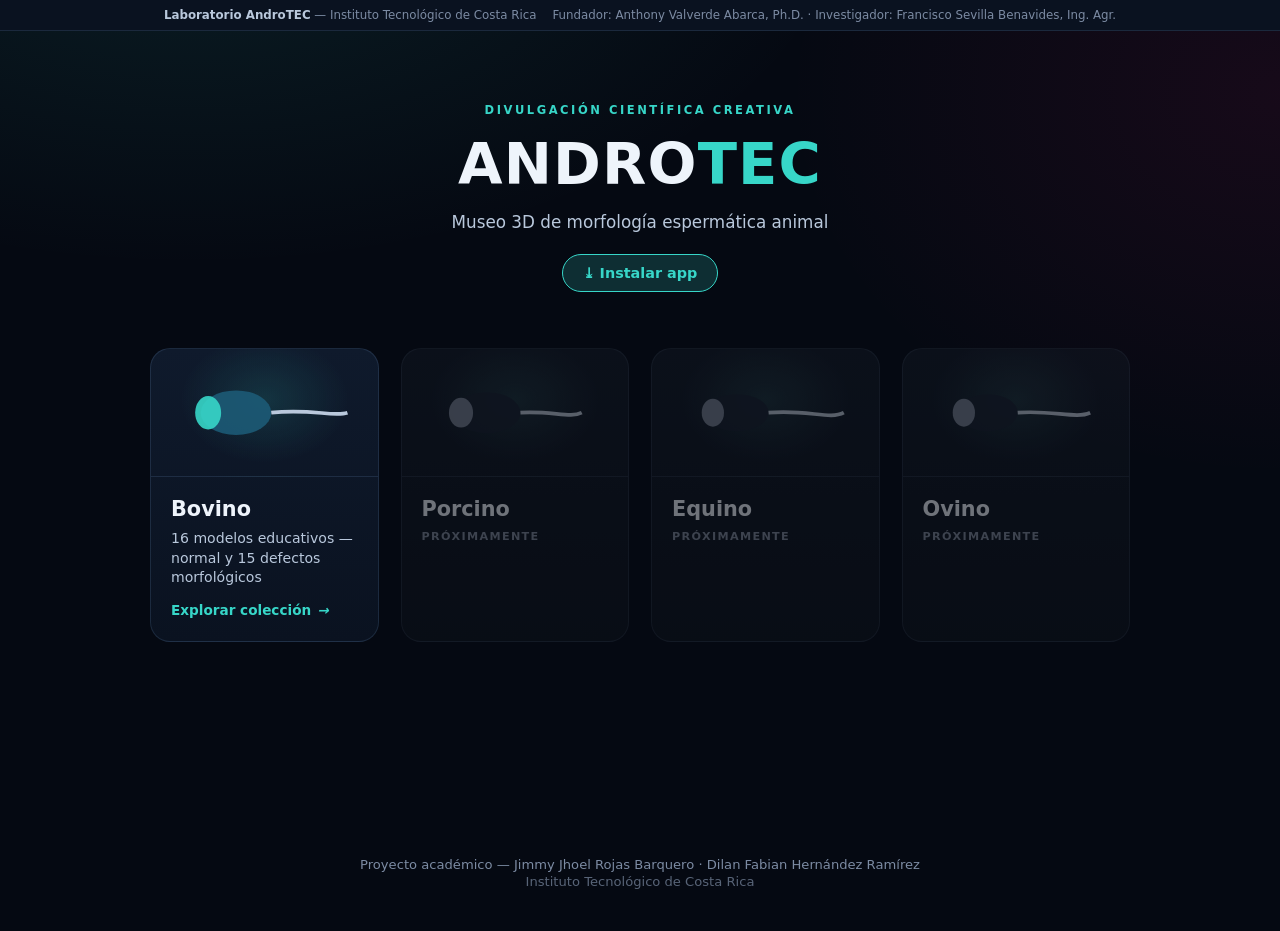
<file: index.html>
<!DOCTYPE html>
<html lang="es">
<head>
<meta charset="utf-8" />
<meta name="viewport" content="width=device-width, initial-scale=1" />
<title>AndroTec — Museo 3D de morfología espermática</title>
<meta name="description" content="Museo 3D interactivo de morfología espermática animal. Elige una especie para explorar modelos educativos en 3D." />
<link rel="icon" href="data:image/svg+xml,<svg xmlns=%22http://www.w3.org/2000/svg%22 viewBox=%220 0 100 100%22><circle cx=%2250%22 cy=%2250%22 r=%2245%22 fill=%22%23103b52%22/><circle cx=%2250%22 cy=%2250%22 r=%2222%22 fill=%22%2337d6c8%22/></svg>" />
<link rel="manifest" href="manifest.webmanifest" />
<meta name="theme-color" content="#103b52" />
<link rel="apple-touch-icon" href="icons/apple-touch-icon.png" />
<meta name="apple-mobile-web-app-capable" content="yes" />
<meta name="mobile-web-app-capable" content="yes" />
<meta name="apple-mobile-web-app-status-bar-style" content="black-translucent" />
<meta name="apple-mobile-web-app-title" content="AndroTec 3D" />
<link rel="stylesheet" href="assets/style.css" />
</head>
<body class="landing-body">

<div class="lab-credit">
  <span><strong>Laboratorio AndroTEC</strong> — Instituto Tecnológico de Costa Rica</span>
  <span class="lab-credit-names">Fundador: Anthony Valverde Abarca, Ph.D. · Investigador: Francisco Sevilla Benavides, Ing. Agr.</span>
</div>

<div class="landing-shell">
  <header class="landing-header">
    <p class="eyebrow">Divulgación científica creativa</p>
    <h1>ANDRO<span>TEC</span></h1>
    <p class="landing-sub">Museo 3D de morfología espermática animal</p>
    <button type="button" class="pwa-install" data-pwa-install hidden>⤓ Instalar app</button>
  </header>

  <main class="species-grid" aria-label="Selección de especie">
    <a class="species-card active" href="bovino.html">
      <div class="species-card-media" data-species="bovino">
        <svg viewBox="0 0 200 120" aria-hidden="true">
          <ellipse cx="70" cy="60" rx="38" ry="24" />
          <ellipse cx="40" cy="60" rx="14" ry="18" />
          <path d="M108 60 C 150 55, 175 65, 190 60" fill="none" stroke-width="4" />
        </svg>
      </div>
      <div class="species-card-body">
        <h2>Bovino</h2>
        <p>16 modelos educativos — normal y 15 defectos morfológicos</p>
        <span class="species-cta">Explorar colección <i aria-hidden="true">→</i></span>
      </div>
    </a>

    <div class="species-card disabled" aria-disabled="true">
      <div class="species-card-media" data-species="porcino">
        <svg viewBox="0 0 200 120" aria-hidden="true">
          <ellipse cx="70" cy="60" rx="36" ry="22" />
          <ellipse cx="42" cy="60" rx="13" ry="16" />
          <path d="M106 60 C 140 58, 160 66, 172 60" fill="none" stroke-width="4" />
        </svg>
      </div>
      <div class="species-card-body">
        <h2>Porcino</h2>
        <p class="soon">Próximamente</p>
      </div>
    </div>

    <div class="species-card disabled" aria-disabled="true">
      <div class="species-card-media" data-species="equino">
        <svg viewBox="0 0 200 120" aria-hidden="true">
          <ellipse cx="70" cy="60" rx="34" ry="20" />
          <ellipse cx="44" cy="60" rx="12" ry="15" />
          <path d="M104 60 C 145 56, 170 68, 185 60" fill="none" stroke-width="4" />
        </svg>
      </div>
      <div class="species-card-body">
        <h2>Equino</h2>
        <p class="soon">Próximamente</p>
      </div>
    </div>

    <div class="species-card disabled" aria-disabled="true">
      <div class="species-card-media" data-species="ovino">
        <svg viewBox="0 0 200 120" aria-hidden="true">
          <ellipse cx="70" cy="60" rx="32" ry="20" />
          <ellipse cx="44" cy="60" rx="12" ry="15" />
          <path d="M102 60 C 140 57, 165 67, 180 60" fill="none" stroke-width="4" />
        </svg>
      </div>
      <div class="species-card-body">
        <h2>Ovino</h2>
        <p class="soon">Próximamente</p>
      </div>
    </div>
  </main>

  <footer class="landing-footer">
    <p>Proyecto académico — Jimmy Jhoel Rojas Barquero · Dilan Fabian Hernández Ramírez</p>
    <p class="landing-footer-sub">Instituto Tecnológico de Costa Rica</p>
  </footer>
</div>

<script src="assets/pwa.js" defer></script>
</body>
</html>
</file>
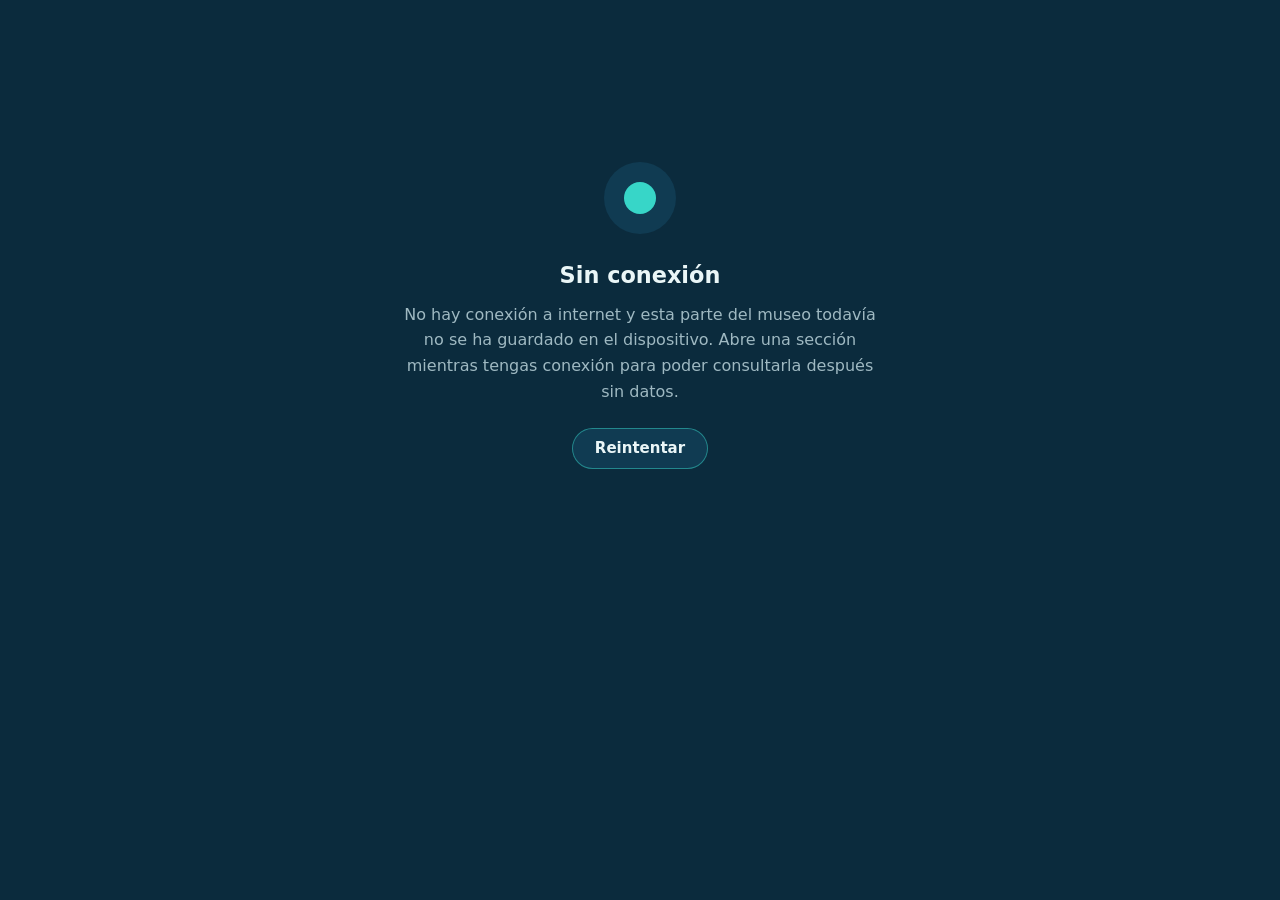
<file: offline.html>
<!DOCTYPE html>
<html lang="es">
<head>
<meta charset="utf-8" />
<meta name="viewport" content="width=device-width, initial-scale=1" />
<meta name="theme-color" content="#103b52" />
<title>Sin conexión — AndroTec Museo 3D</title>
<link rel="icon" href="data:image/svg+xml,<svg xmlns=%22http://www.w3.org/2000/svg%22 viewBox=%220 0 100 100%22><circle cx=%2250%22 cy=%2250%22 r=%2245%22 fill=%22%23103b52%22/><circle cx=%2250%22 cy=%2250%22 r=%2222%22 fill=%22%2337d6c8%22/></svg>" />
<style>
  html, body {
    margin: 0;
    min-height: 100%;
    background: #0b2b3d;
    color: #eaf6f7;
    font: 400 16px/1.6 system-ui, -apple-system, "Segoe UI", Roboto, sans-serif;
  }
  main {
    max-width: 30rem;
    margin: 0 auto;
    padding: 18vh 24px 24px;
    text-align: center;
  }
  .mark {
    width: 72px;
    height: 72px;
    margin: 0 auto 24px;
    border-radius: 50%;
    background: #103b52;
    display: grid;
    place-items: center;
  }
  .mark i {
    width: 32px;
    height: 32px;
    border-radius: 50%;
    background: #37d6c8;
    display: block;
  }
  h1 { font-size: 1.4rem; margin: 0 0 8px; }
  p { color: #9fb9c2; margin: 0 0 24px; }
  button {
    padding: 12px 22px;
    border-radius: 999px;
    border: 1px solid rgba(55, 214, 200, .5);
    background: #103b52;
    color: #eaf6f7;
    font: 600 15px/1 system-ui, sans-serif;
    cursor: pointer;
  }
</style>
</head>
<body>
<main>
  <div class="mark" aria-hidden="true"><i></i></div>
  <h1>Sin conexión</h1>
  <p>No hay conexión a internet y esta parte del museo todavía no se ha guardado en el dispositivo. Abre una sección mientras tengas conexión para poder consultarla después sin datos.</p>
  <button type="button" onclick="location.reload()">Reintentar</button>
</main>
</body>
</html>
</file>
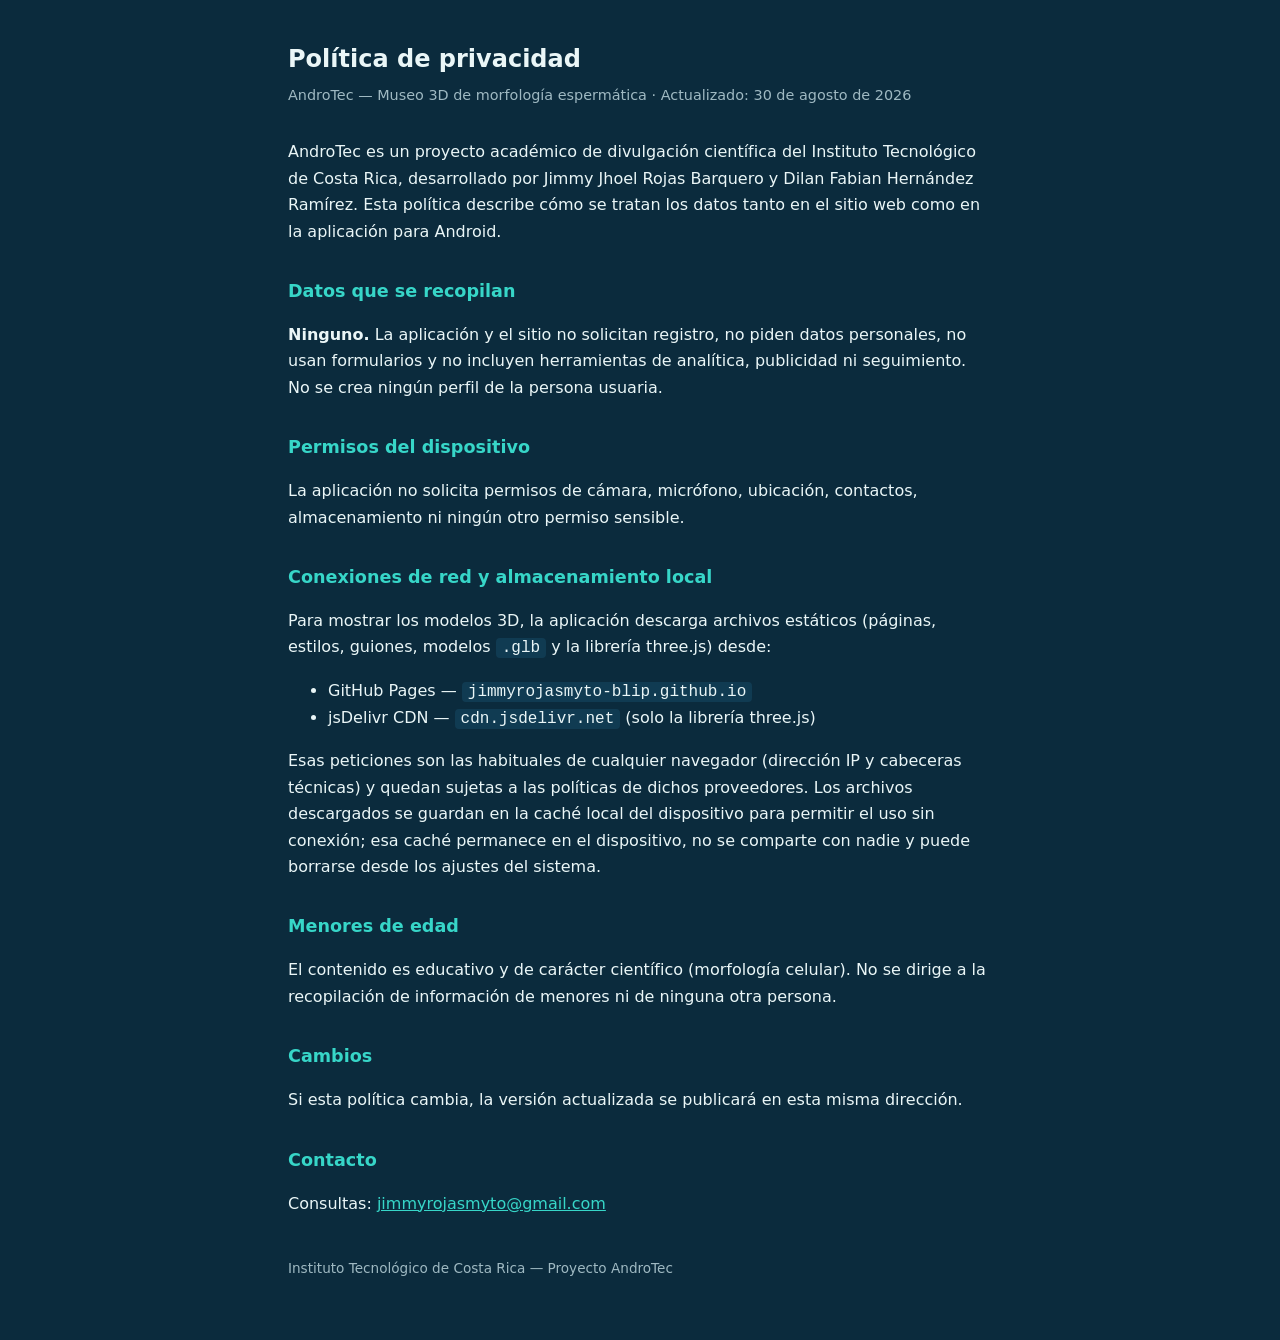
<file: privacidad.html>
<!DOCTYPE html>
<html lang="es">
<head>
<meta charset="utf-8" />
<meta name="viewport" content="width=device-width, initial-scale=1" />
<meta name="theme-color" content="#103b52" />
<title>Política de privacidad — AndroTec Museo 3D</title>
<link rel="icon" href="data:image/svg+xml,<svg xmlns=%22http://www.w3.org/2000/svg%22 viewBox=%220 0 100 100%22><circle cx=%2250%22 cy=%2250%22 r=%2245%22 fill=%22%23103b52%22/><circle cx=%2250%22 cy=%2250%22 r=%2222%22 fill=%22%2337d6c8%22/></svg>" />
<style>
  :root { color-scheme: dark; }
  body {
    margin: 0 auto;
    max-width: 44rem;
    padding: 40px 24px 64px;
    background: #0b2b3d;
    color: #eaf6f7;
    font: 400 16px/1.65 system-ui, -apple-system, "Segoe UI", Roboto, sans-serif;
  }
  h1 { font-size: 1.5rem; margin: 0 0 4px; }
  .updated { color: #9fb9c2; margin: 0 0 32px; font-size: .9rem; }
  h2 { font-size: 1.1rem; margin: 32px 0 8px; color: #37d6c8; }
  a { color: #37d6c8; }
  code { background: #103b52; padding: 1px 6px; border-radius: 4px; }
  footer { margin-top: 40px; color: #9fb9c2; font-size: .85rem; }
</style>
</head>
<body>
<h1>Política de privacidad</h1>
<p class="updated">AndroTec — Museo 3D de morfología espermática · Actualizado: 30 de agosto de 2026</p>

<p>
  AndroTec es un proyecto académico de divulgación científica del Instituto
  Tecnológico de Costa Rica, desarrollado por Jimmy Jhoel Rojas Barquero y
  Dilan Fabian Hernández Ramírez. Esta política describe cómo se tratan los
  datos tanto en el sitio web como en la aplicación para Android.
</p>

<h2>Datos que se recopilan</h2>
<p>
  <strong>Ninguno.</strong> La aplicación y el sitio no solicitan registro, no
  piden datos personales, no usan formularios y no incluyen herramientas de
  analítica, publicidad ni seguimiento. No se crea ningún perfil de la persona
  usuaria.
</p>

<h2>Permisos del dispositivo</h2>
<p>
  La aplicación no solicita permisos de cámara, micrófono, ubicación,
  contactos, almacenamiento ni ningún otro permiso sensible.
</p>

<h2>Conexiones de red y almacenamiento local</h2>
<p>
  Para mostrar los modelos 3D, la aplicación descarga archivos estáticos
  (páginas, estilos, guiones, modelos <code>.glb</code> y la librería
  three.js) desde:
</p>
<ul>
  <li>GitHub Pages — <code>jimmyrojasmyto-blip.github.io</code></li>
  <li>jsDelivr CDN — <code>cdn.jsdelivr.net</code> (solo la librería three.js)</li>
</ul>
<p>
  Esas peticiones son las habituales de cualquier navegador (dirección IP y
  cabeceras técnicas) y quedan sujetas a las políticas de dichos proveedores.
  Los archivos descargados se guardan en la caché local del dispositivo para
  permitir el uso sin conexión; esa caché permanece en el dispositivo, no se
  comparte con nadie y puede borrarse desde los ajustes del sistema.
</p>

<h2>Menores de edad</h2>
<p>
  El contenido es educativo y de carácter científico (morfología celular). No
  se dirige a la recopilación de información de menores ni de ninguna otra
  persona.
</p>

<h2>Cambios</h2>
<p>
  Si esta política cambia, la versión actualizada se publicará en esta misma
  dirección.
</p>

<h2>Contacto</h2>
<p>
  Consultas: <a href="mailto:jimmyrojasmyto@gmail.com">jimmyrojasmyto@gmail.com</a>
</p>

<footer>
  Instituto Tecnológico de Costa Rica — Proyecto AndroTec
</footer>
</body>
</html>
</file>
<file: assets/style.css>
:root {
  --bg-0: #050912;
  --bg-1: #0a1220;
  --bg-2: #0f1a2c;
  --bg-3: #142338;
  --line: rgba(120, 160, 210, 0.16);
  --line-strong: rgba(120, 160, 210, 0.30);
  --text-0: #eef4fb;
  --text-1: #b9c8dc;
  --text-2: #7c8ba3;
  --cyan: #37d6c8;
  --cyan-dim: rgba(55, 214, 200, 0.18);
  --pink: #e8156f;
  --amber: #ffbe33;
  --radius-lg: 20px;
  --radius-md: 14px;
  --radius-sm: 9px;
  --shadow-soft: 0 18px 44px rgba(0, 0, 0, 0.38);
  font-size: 16px;
}

* { box-sizing: border-box; }

html, body {
  margin: 0;
  padding: 0;
  min-height: 100%;
  background: var(--bg-0);
  color: var(--text-0);
  font-family: "Inter", "Segoe UI", system-ui, -apple-system, sans-serif;
  -webkit-font-smoothing: antialiased;
}

a { color: inherit; text-decoration: none; }
button { font-family: inherit; cursor: pointer; }
svg { display: block; }

/* ---------------------------------------------------------------------- */
/* LANDING PAGE (species selection)                                        */
/* ---------------------------------------------------------------------- */

.landing-body {
  background:
    radial-gradient(1100px 600px at 15% -10%, rgba(55, 214, 200, 0.10), transparent 60%),
    radial-gradient(900px 700px at 100% 10%, rgba(232, 21, 111, 0.08), transparent 55%),
    var(--bg-0);
}

.landing-shell {
  min-height: 100vh;
  display: flex;
  flex-direction: column;
  align-items: center;
  padding: 72px 24px 40px;
}

.landing-header { text-align: center; margin-bottom: 56px; }

.landing-header .eyebrow {
  text-transform: uppercase;
  letter-spacing: 0.22em;
  font-size: 0.72rem;
  color: var(--cyan);
  margin: 0 0 14px;
  font-weight: 600;
}

.landing-header h1 {
  font-size: clamp(2.4rem, 6vw, 3.6rem);
  margin: 0;
  font-weight: 800;
  letter-spacing: 0.02em;
  color: var(--text-0);
}

.landing-header h1 span { color: var(--cyan); }

.landing-sub {
  margin: 14px 0 0;
  color: var(--text-1);
  font-size: 1.05rem;
}

.species-grid {
  display: grid;
  grid-template-columns: repeat(auto-fit, minmax(220px, 1fr));
  gap: 22px;
  width: 100%;
  max-width: 980px;
}

.species-card {
  position: relative;
  display: flex;
  flex-direction: column;
  background: linear-gradient(180deg, var(--bg-2), var(--bg-1));
  border: 1px solid var(--line);
  border-radius: var(--radius-lg);
  overflow: hidden;
  transition: transform 0.25s ease, border-color 0.25s ease, box-shadow 0.25s ease;
}

.species-card.active {
  cursor: pointer;
}

.species-card.active:hover {
  transform: translateY(-6px);
  border-color: var(--cyan);
  box-shadow: 0 20px 46px rgba(55, 214, 200, 0.14);
}

.species-card.disabled {
  opacity: 0.45;
  filter: grayscale(0.4);
}

.species-card-media {
  height: 128px;
  display: flex;
  align-items: center;
  justify-content: center;
  background: radial-gradient(120px 90px at 50% 40%, rgba(55, 214, 200, 0.14), transparent 70%);
  border-bottom: 1px solid var(--line);
}

.species-card-media svg {
  width: 82%;
  height: auto;
}

.species-card-media svg ellipse { fill: var(--cyan); opacity: 0.9; }
.species-card-media svg ellipse:first-child { fill: #1c5a76; }
.species-card-media svg path { stroke: var(--text-1); }

.species-card.disabled .species-card-media svg ellipse { fill: var(--text-2); }
.species-card.disabled .species-card-media svg ellipse:first-child { fill: var(--bg-3); }

.species-card-body { padding: 20px 20px 22px; }

.species-card-body h2 {
  margin: 0 0 8px;
  font-size: 1.3rem;
  font-weight: 700;
}

.species-card-body p {
  margin: 0;
  color: var(--text-1);
  font-size: 0.88rem;
  line-height: 1.4;
}

.species-card-body p.soon {
  text-transform: uppercase;
  letter-spacing: 0.12em;
  font-size: 0.7rem;
  color: var(--text-2);
  font-weight: 700;
}

.species-cta {
  display: inline-flex;
  align-items: center;
  gap: 6px;
  margin-top: 14px;
  color: var(--cyan);
  font-weight: 600;
  font-size: 0.85rem;
}

.landing-footer {
  margin-top: auto;
  padding-top: 56px;
  text-align: center;
  color: var(--text-2);
  font-size: 0.82rem;
}

.landing-footer p { margin: 2px 0; }
.landing-footer-sub { opacity: 0.7; }

/* ---------------------------------------------------------------------- */
/* MUSEUM SHELL (catalog + viewer + info panel)                            */
/* ---------------------------------------------------------------------- */

.museum-shell {
  min-height: 100vh;
  display: flex;
  flex-direction: column;
}

.topbar {
  display: flex;
  align-items: center;
  justify-content: space-between;
  gap: 16px;
  padding: 14px 24px;
  border-bottom: 1px solid var(--line);
  background: var(--bg-1);
  position: sticky;
  top: 0;
  z-index: 20;
}

.brand-lockup { display: flex; align-items: center; gap: 14px; }

.brand-back {
  width: 34px;
  height: 34px;
  border-radius: 50%;
  border: 1px solid var(--line);
  display: flex;
  align-items: center;
  justify-content: center;
  color: var(--text-1);
  flex-shrink: 0;
  transition: border-color 0.2s ease, color 0.2s ease;
}
.brand-back:hover { border-color: var(--cyan); color: var(--cyan); }

.brand-mark {
  width: 34px;
  height: 34px;
  border-radius: 10px;
  background: linear-gradient(135deg, var(--cyan), #1c5a76);
  position: relative;
  flex-shrink: 0;
}
.brand-mark span, .brand-mark i {
  position: absolute;
  background: var(--bg-1);
  border-radius: 50%;
}
.brand-mark span { width: 14px; height: 14px; top: 6px; left: 6px; }
.brand-mark i { width: 6px; height: 6px; bottom: 6px; right: 6px; }

.eyebrow {
  margin: 0;
  text-transform: uppercase;
  font-size: 0.62rem;
  letter-spacing: 0.16em;
  color: var(--text-2);
  font-weight: 700;
}

.topbar h1 {
  margin: 2px 0 0;
  font-size: 1.05rem;
  font-weight: 800;
}
.topbar h1 span { color: var(--cyan); font-weight: 600; }

.header-meta { display: flex; align-items: center; gap: 12px; }

.species-pill {
  display: inline-flex;
  align-items: center;
  gap: 6px;
  padding: 6px 12px;
  border-radius: 999px;
  background: var(--cyan-dim);
  color: var(--cyan);
  font-size: 0.78rem;
  font-weight: 700;
}
.species-pill i {
  width: 7px; height: 7px; border-radius: 50%; background: var(--cyan);
}

.model-count {
  color: var(--text-2);
  font-size: 0.78rem;
  display: none;
}

.catalog-trigger {
  display: none;
  background: var(--bg-3);
  border: 1px solid var(--line);
  color: var(--text-0);
  border-radius: 999px;
  padding: 7px 14px;
  font-size: 0.8rem;
  font-weight: 600;
}

.museum-grid {
  flex: 1;
  display: grid;
  grid-template-columns: 300px 1fr 340px;
  min-height: 0;
}

/* ---- Catalog panel (sidebar) ---- */

.catalog-panel {
  border-right: 1px solid var(--line);
  background: var(--bg-1);
  display: flex;
  flex-direction: column;
  padding: 18px 16px;
  overflow: hidden;
}

.catalog-heading { display: flex; align-items: flex-end; justify-content: space-between; margin-bottom: 14px; }
.section-kicker {
  text-transform: uppercase;
  letter-spacing: 0.14em;
  font-size: 0.66rem;
  color: var(--text-2);
  font-weight: 700;
  margin: 0 0 4px;
}
.catalog-heading h2 { margin: 0; font-size: 1.15rem; }
.catalog-heading span {
  background: var(--bg-3);
  border-radius: 999px;
  padding: 3px 10px;
  font-size: 0.76rem;
  color: var(--text-1);
}

.search-box {
  display: flex;
  align-items: center;
  gap: 8px;
  background: var(--bg-2);
  border: 1px solid var(--line);
  border-radius: var(--radius-sm);
  padding: 9px 12px;
  margin-bottom: 12px;
}
.search-box span { color: var(--text-2); }
.search-box input {
  border: none;
  background: transparent;
  outline: none;
  color: var(--text-0);
  font-size: 0.86rem;
  width: 100%;
}
.search-box input::placeholder { color: var(--text-2); }

.filter-row {
  display: flex;
  flex-wrap: wrap;
  gap: 6px;
  margin-bottom: 14px;
}
.filter-row button {
  background: transparent;
  border: 1px solid var(--line);
  color: var(--text-1);
  border-radius: 999px;
  padding: 5px 11px;
  font-size: 0.72rem;
  font-weight: 600;
  transition: all 0.15s ease;
}
.filter-row button.active {
  background: var(--cyan);
  border-color: var(--cyan);
  color: var(--bg-0);
}
.filter-row button:hover:not(.active) { border-color: var(--line-strong); color: var(--text-0); }

.specimen-list {
  overflow-y: auto;
  flex: 1;
  display: flex;
  flex-direction: column;
  gap: 4px;
  margin: 0 -4px;
  padding: 0 4px;
}

.specimen-item {
  display: flex;
  align-items: center;
  gap: 12px;
  background: transparent;
  border: 1px solid transparent;
  border-radius: var(--radius-sm);
  padding: 9px 10px;
  text-align: left;
  color: var(--text-1);
  transition: background 0.15s ease, border-color 0.15s ease;
}
.specimen-item:hover { background: var(--bg-2); }
.specimen-item.selected {
  background: var(--bg-3);
  border-color: var(--line-strong);
}
.specimen-number {
  font-size: 0.72rem;
  font-weight: 700;
  color: var(--text-2);
  width: 22px;
  flex-shrink: 0;
}
.specimen-item.selected .specimen-number { color: var(--cyan); }
.specimen-copy { flex: 1; display: flex; flex-direction: column; min-width: 0; }
.specimen-copy strong {
  font-size: 0.84rem;
  color: var(--text-0);
  font-weight: 600;
  white-space: nowrap;
  overflow: hidden;
  text-overflow: ellipsis;
}
.specimen-copy small { font-size: 0.7rem; color: var(--text-2); }
.specimen-arrow { color: var(--text-2); flex-shrink: 0; }
.specimen-item.selected .specimen-arrow { color: var(--cyan); }
.specimen-empty { color: var(--text-2); font-size: 0.82rem; padding: 14px 8px; text-align: center; }

/* ---- Viewer stage ---- */

.viewer-stage {
  display: flex;
  flex-direction: column;
  min-width: 0;
  background: var(--bg-0);
}

.viewer-titlebar {
  display: flex;
  align-items: flex-start;
  justify-content: space-between;
  gap: 12px;
  padding: 18px 22px 0;
}
.object-index {
  font-size: 0.7rem;
  letter-spacing: 0.12em;
  text-transform: uppercase;
  color: var(--cyan);
  font-weight: 700;
}
.viewer-titlebar h2 { margin: 4px 0 0; font-size: 1.3rem; }

.viewer-actions button {
  display: inline-flex;
  align-items: center;
  gap: 7px;
  background: var(--bg-2);
  border: 1px solid var(--line);
  color: var(--text-1);
  border-radius: 999px;
  padding: 8px 14px;
  font-size: 0.78rem;
  font-weight: 600;
}
.viewer-actions button:not(:disabled):hover { border-color: var(--cyan); color: var(--cyan); }
.viewer-actions button.active { background: var(--cyan-dim); border-color: var(--cyan); color: var(--cyan); }
.viewer-actions button:disabled { opacity: 0.4; cursor: not-allowed; }

.viewer-layout {
  flex: 1;
  display: grid;
  grid-template-columns: 1fr;
  gap: 12px;
  padding: 14px 22px 0;
  min-height: 0;
}
.viewer-layout.compare { grid-template-columns: 1fr 1fr; }

.viewer-cell { min-height: 0; display: flex; }
.viewer-cell[hidden] { display: none; }

.model-viewer {
  position: relative;
  flex: 1;
  border-radius: var(--radius-lg);
  overflow: hidden;
  background:
    radial-gradient(600px 400px at 50% 40%, rgba(20, 60, 90, 0.5), transparent 70%),
    var(--bg-1);
  border: 1px solid var(--line);
  min-height: 320px;
}
.model-viewer canvas { position: absolute; inset: 0; display: block; width: 100%; height: 100%; touch-action: none; }

.viewer-grid-lines {
  position: absolute;
  inset: 0;
  pointer-events: none;
  background-image:
    linear-gradient(rgba(120,160,210,0.06) 1px, transparent 1px),
    linear-gradient(90deg, rgba(120,160,210,0.06) 1px, transparent 1px);
  background-size: 32px 32px;
}

.compare-label {
  position: absolute;
  top: 12px;
  left: 12px;
  background: var(--bg-3);
  border: 1px solid var(--line);
  color: var(--text-1);
  font-size: 0.7rem;
  font-weight: 700;
  padding: 4px 10px;
  border-radius: 999px;
  text-transform: uppercase;
  letter-spacing: 0.08em;
  z-index: 5;
}

.model-loading {
  position: absolute;
  inset: 0;
  display: flex;
  flex-direction: column;
  align-items: center;
  justify-content: center;
  gap: 10px;
  background: rgba(5, 9, 18, 0.72);
  color: var(--text-1);
  z-index: 6;
  transition: opacity 0.25s ease;
}
.model-loading.hidden { opacity: 0; pointer-events: none; }
.model-loading strong { font-size: 0.82rem; font-weight: 600; }
.loading-orbit {
  width: 34px; height: 34px;
  border-radius: 50%;
  border: 2px solid var(--line);
  border-top-color: var(--cyan);
  animation: spin 0.9s linear infinite;
}
@keyframes spin { to { transform: rotate(360deg); } }

.model-controls {
  position: absolute;
  bottom: 12px;
  right: 12px;
  display: flex;
  gap: 6px;
  z-index: 5;
}
.model-controls button {
  width: 34px; height: 34px;
  border-radius: 50%;
  background: rgba(15, 26, 44, 0.85);
  border: 1px solid var(--line);
  color: var(--text-1);
  font-size: 0.95rem;
  display: flex;
  align-items: center;
  justify-content: center;
  backdrop-filter: blur(4px);
}
.model-controls button:hover { border-color: var(--cyan); color: var(--cyan); }
.model-controls button.active { background: var(--cyan); border-color: var(--cyan); color: var(--bg-0); }

.viewer-hint {
  display: flex;
  align-items: center;
  gap: 8px;
  justify-content: center;
  color: var(--text-2);
  font-size: 0.74rem;
  padding: 12px 0 18px;
}
.mouse-icon { width: 14px; height: 14px; border: 1px solid var(--text-2); border-radius: 4px; }

/* ---- Info panel ---- */

.info-panel {
  border-left: 1px solid var(--line);
  background: var(--bg-1);
  padding: 20px 20px 30px;
  overflow-y: auto;
  display: flex;
  flex-direction: column;
  gap: 16px;
}

.info-heading { display: flex; gap: 12px; align-items: flex-start; }
.category-icon {
  width: 32px; height: 32px;
  border-radius: 9px;
  background: var(--cyan-dim);
  color: var(--cyan);
  display: flex;
  align-items: center;
  justify-content: center;
  font-size: 0.85rem;
  flex-shrink: 0;
}
.category-icon[data-category="Cabeza"] { background: rgba(232, 21, 111, 0.16); color: var(--pink); }
.category-icon[data-category="Pieza intermedia"] { background: rgba(255, 190, 51, 0.16); color: var(--amber); }
.category-icon[data-category="Cola"] { background: rgba(120, 160, 210, 0.16); color: #9fb6d6; }
.info-heading span {
  text-transform: uppercase;
  letter-spacing: 0.1em;
  font-size: 0.66rem;
  color: var(--text-2);
  font-weight: 700;
}
.info-heading h2 { margin: 3px 0 0; font-size: 1.05rem; }

.anatomy-route {
  display: flex;
  align-items: center;
  justify-content: space-between;
  background: var(--bg-2);
  border: 1px solid var(--line);
  border-radius: var(--radius-sm);
  padding: 10px 12px;
}
.anatomy-route span { font-size: 0.7rem; color: var(--text-2); text-transform: uppercase; letter-spacing: 0.08em; }
.anatomy-route strong { font-size: 0.82rem; color: var(--text-0); }

.info-section p.section-kicker { margin-bottom: 6px; }
.info-section p:not(.section-kicker) { margin: 0; font-size: 0.86rem; line-height: 1.55; color: var(--text-1); }

.observe-card {
  background: var(--cyan-dim);
  border: 1px solid rgba(55, 214, 200, 0.28);
  border-radius: var(--radius-md);
  padding: 12px 14px;
}
.observe-title { display: flex; align-items: center; gap: 6px; }
.observe-title span { color: var(--cyan); }
.observe-card p:not(.section-kicker) { color: var(--text-0); }

.source-sections { display: flex; flex-direction: column; gap: 8px; }
.source-disclosure {
  border: 1px solid var(--line);
  border-radius: var(--radius-md);
  overflow: hidden;
  background: var(--bg-2);
}
.source-disclosure summary {
  display: flex;
  align-items: center;
  justify-content: space-between;
  padding: 11px 13px;
  cursor: pointer;
  font-size: 0.82rem;
  font-weight: 600;
  list-style: none;
}
.source-disclosure summary::-webkit-details-marker { display: none; }
.source-disclosure summary span { display: flex; align-items: center; gap: 8px; }
.source-disclosure summary small {
  background: var(--bg-3);
  border-radius: 999px;
  padding: 1px 8px;
  color: var(--text-2);
  font-weight: 700;
}
.source-list, .figure-link-list { list-style: none; margin: 0; padding: 0 13px 13px; display: flex; flex-direction: column; gap: 10px; }
.source-list li p { margin: 0 0 4px; font-size: 0.76rem; line-height: 1.45; color: var(--text-1); }
.source-list li a, .figure-link-list a {
  color: var(--cyan);
  font-size: 0.74rem;
  font-weight: 600;
  display: inline-flex;
  align-items: center;
  gap: 4px;
}
.figure-link-list li a { flex-direction: column; align-items: flex-start; gap: 2px; }
.figure-link-list li strong { font-size: 0.8rem; color: var(--text-0); font-weight: 600; }
.figure-link-list li small { font-size: 0.72rem; color: var(--text-2); }
.figure-link-list li span { color: var(--cyan); font-size: 0.72rem; margin-top: 2px; }

.interpretation-note {
  border: 1px dashed var(--line-strong);
  border-radius: var(--radius-md);
  padding: 12px 14px;
}
.interpretation-note strong { font-size: 0.78rem; color: var(--amber); display: block; margin-bottom: 6px; }
.interpretation-note p { margin: 0; font-size: 0.8rem; line-height: 1.5; color: var(--text-1); }

.authors {
  margin-top: auto;
  padding-top: 12px;
  border-top: 1px solid var(--line);
  display: flex;
  flex-direction: column;
  gap: 2px;
}
.authors span { font-size: 0.68rem; text-transform: uppercase; letter-spacing: 0.1em; color: var(--text-2); }
.authors strong { font-size: 0.82rem; color: var(--text-0); }

/* ---------------------------------------------------------------------- */
/* RESPONSIVE                                                               */
/* ---------------------------------------------------------------------- */

@media (max-width: 1180px) {
  .museum-grid { grid-template-columns: 280px 1fr 300px; }
}

@media (max-width: 940px) {
  .museum-grid { grid-template-columns: 1fr; }
  .model-count { display: none; }
  .catalog-trigger { display: inline-flex; }
  .catalog-panel {
    position: fixed;
    inset: 58px 0 0 0;
    z-index: 30;
    transform: translateX(-100%);
    transition: transform 0.25s ease;
    width: 100%;
    max-width: 360px;
  }
  .catalog-panel.open { transform: translateX(0); box-shadow: var(--shadow-soft); }
  .info-panel { border-left: none; border-top: 1px solid var(--line); }
  .viewer-layout.compare { grid-template-columns: 1fr; }
}

@media (max-width: 560px) {
  .topbar { padding: 12px 14px; }
  .topbar h1 { font-size: 0.92rem; }
  .species-pill { display: none; }
  .viewer-titlebar { padding: 14px 14px 0; }
  .viewer-layout { padding: 12px 14px 0; }
  .info-panel { padding: 16px 14px 24px; }
}

/* ---------------------------------------------------------------------- */
/* PWA install button + help popover                                       */
/* ---------------------------------------------------------------------- */

.pwa-install {
  display: inline-flex;
  align-items: center;
  gap: 7px;
  margin-top: 22px;
  padding: 10px 20px;
  border-radius: 999px;
  border: 1px solid var(--cyan);
  background: var(--cyan-dim);
  color: var(--cyan);
  font-size: 0.9rem;
  font-weight: 700;
  transition: background 0.15s ease, transform 0.15s ease;
}
.pwa-install:hover { background: rgba(55, 214, 200, 0.28); transform: translateY(-1px); }
.pwa-install.compact { margin: 0; padding: 7px 14px; font-size: 0.8rem; }
.pwa-install[hidden] { display: none; }

.pwa-help {
  position: fixed;
  left: 50%;
  bottom: 20px;
  transform: translateX(-50%);
  z-index: 9999;
  max-width: min(92vw, 30rem);
  padding: 16px 18px;
  border-radius: var(--radius-md);
  background: var(--bg-2);
  border: 1px solid var(--line-strong);
  color: var(--text-1);
  font-size: 0.9rem;
  line-height: 1.5;
  box-shadow: var(--shadow-soft);
}
.pwa-help strong { color: var(--text-0); display: block; margin-bottom: 6px; }
.pwa-help p { margin: 6px 0 0; }
.pwa-help button {
  margin-top: 12px;
  padding: 6px 14px;
  border-radius: 8px;
  border: 0;
  background: var(--cyan);
  color: #08222f;
  font-weight: 700;
  font-size: 0.8rem;
}

/* ---------------------------------------------------------------------- */
/* Lab credit bar + local figure thumbnails + figure lightbox              */
/* ---------------------------------------------------------------------- */

.lab-credit {
  display: flex;
  flex-wrap: wrap;
  gap: 4px 16px;
  justify-content: center;
  padding: 8px 16px;
  background: var(--bg-1);
  border-bottom: 1px solid var(--line);
  font-size: 0.74rem;
  color: var(--text-2);
  text-align: center;
}
.lab-credit strong { color: var(--text-1); }

.figure-local { list-style: none; }

.figure-thumb {
  display: flex;
  align-items: center;
  gap: 10px;
  width: 100%;
  background: var(--bg-2);
  border: 1px solid var(--line);
  border-radius: var(--radius-sm);
  padding: 6px;
  text-align: left;
  cursor: pointer;
}
.figure-thumb:hover { border-color: var(--cyan); }
.figure-thumb img {
  width: 52px;
  height: 52px;
  object-fit: cover;
  border-radius: 6px;
  background: #000;
  flex-shrink: 0;
}
.figure-thumb span { display: flex; flex-direction: column; gap: 2px; min-width: 0; }
.figure-thumb strong { font-size: 0.82rem; color: var(--text-0); }
.figure-thumb small { font-size: 0.72rem; color: var(--text-2); }

.figure-lightbox {
  position: fixed;
  inset: 0;
  background: rgba(2, 5, 10, 0.88);
  display: none;
  align-items: center;
  justify-content: center;
  padding: 24px;
  z-index: 2000;
}
.figure-lightbox.open { display: flex; }

.figure-lightbox-box {
  position: relative;
  max-width: 640px;
  width: 100%;
  background: var(--bg-1);
  border: 1px solid var(--line-strong);
  border-radius: var(--radius-lg);
  overflow: hidden;
  max-height: 86vh;
}
.figure-lightbox-img { background: #000; display: flex; justify-content: center; }
.figure-lightbox-img img { max-width: 100%; max-height: 64vh; object-fit: contain; }
.figure-lightbox-info { padding: 16px 18px; }
.figure-lightbox-info strong { display: block; color: var(--text-0); font-size: 0.95rem; margin-bottom: 4px; }
.figure-lightbox-info small { color: var(--text-2); font-size: 0.8rem; }
.figure-lightbox-close {
  position: absolute;
  top: 10px;
  right: 10px;
  width: 32px;
  height: 32px;
  border-radius: 50%;
  border: 1px solid var(--line);
  background: var(--bg-3);
  color: var(--text-1);
  font-size: 1rem;
  cursor: pointer;
}
</file>
